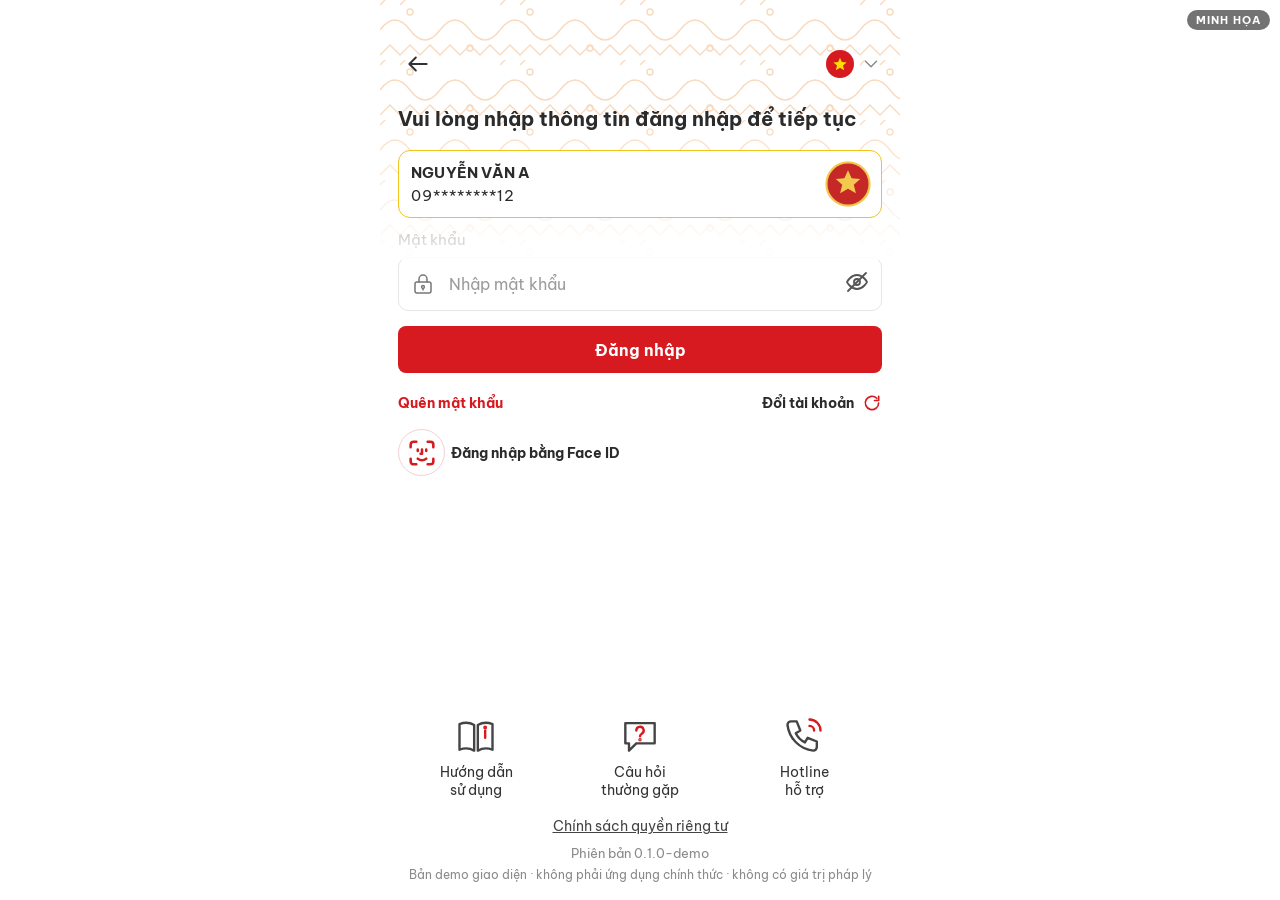
<file: index.html>
<!doctype html>
<html lang="vi">
<head>
  <meta charset="utf-8">
  <meta name="viewport" content="width=device-width, initial-scale=1, viewport-fit=cover, user-scalable=no">
  <title>VNeID Demo</title>
  <meta name="description" content="Bản demo giao diện – không phải ứng dụng chính thức">

  <!-- iOS: chạy toàn màn hình khi "Thêm vào Màn hình chính" -->
  <meta name="apple-mobile-web-app-capable" content="yes">
  <meta name="mobile-web-app-capable" content="yes">
  <meta name="apple-mobile-web-app-status-bar-style" content="black-translucent">
  <meta name="apple-mobile-web-app-title" content="VNeID Demo">
  <meta name="theme-color" content="#b71c1c">
  <meta name="format-detection" content="telephone=no">
  <link rel="apple-touch-icon" href="icons/apple-touch-icon.png">
  <link rel="icon" type="image/png" sizes="192x192" href="icons/icon-192.png">
  <link rel="manifest" href="manifest.webmanifest">

  <link rel="preconnect" href="https://fonts.googleapis.com">
  <link rel="preconnect" href="https://fonts.gstatic.com" crossorigin>
  <link href="https://fonts.googleapis.com/css2?family=Be+Vietnam+Pro:wght@400;500;600;700;800&display=swap" rel="stylesheet">
  <link rel="stylesheet" href="styles.css">
</head>
<body>
  <div id="app"></div>
  <div class="demo-badge" aria-hidden="true">MINH HỌA</div>
  <div id="toast" class="toast" role="status" aria-live="polite"></div>

  <script src="config.js"></script>
  <script src="app.js"></script>
  <script>
    if ('serviceWorker' in navigator) {
      window.addEventListener('load', () => navigator.serviceWorker.register('sw.js').catch(() => {}));
    }
  </script>
</body>
</html>
</file>
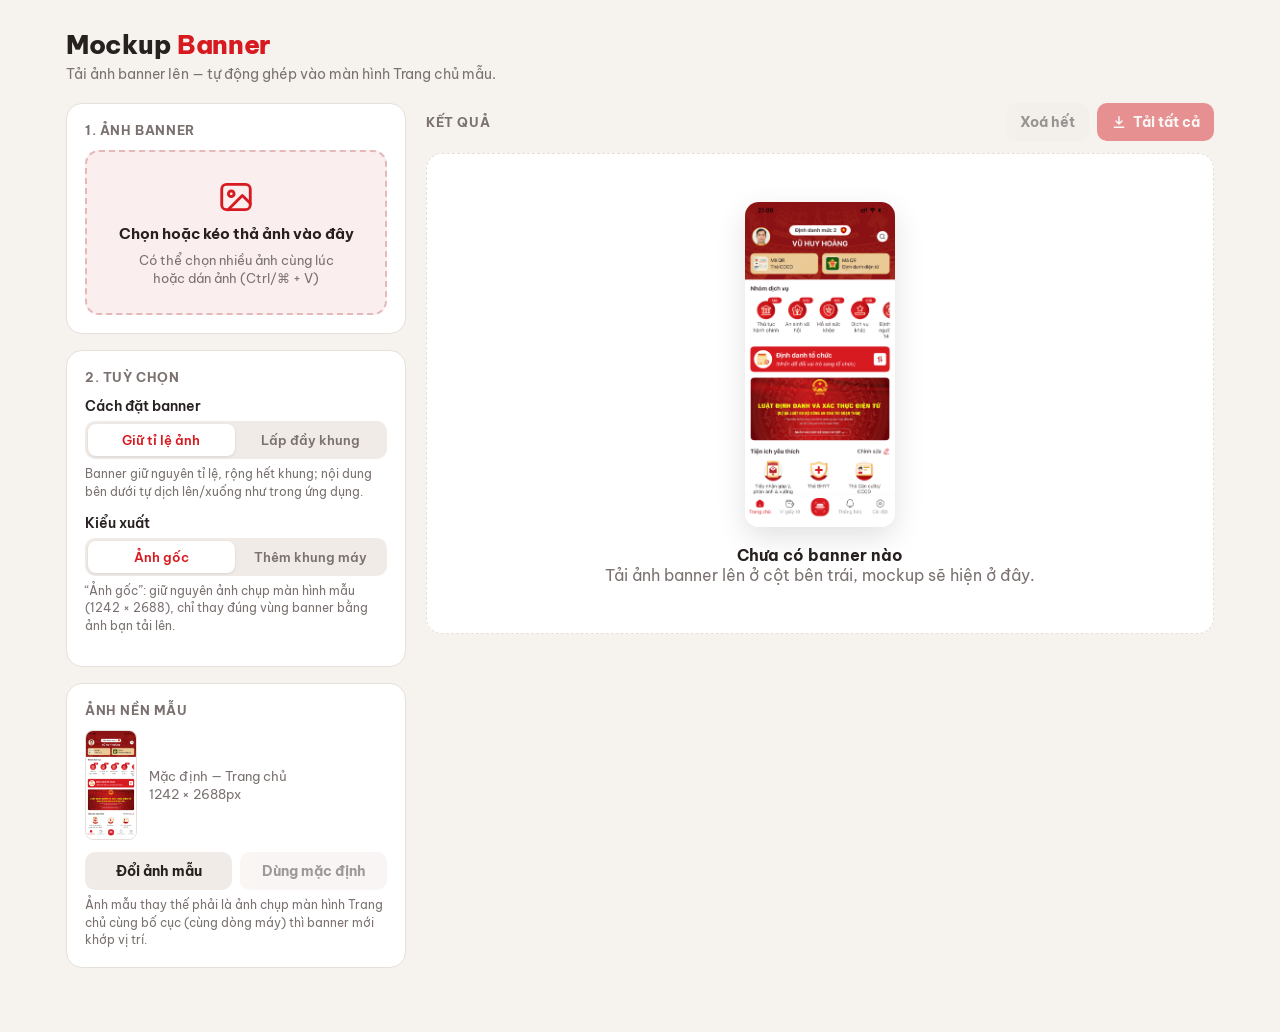
<file: mockup/index.html>
<!doctype html>
<html lang="vi">
<head>
  <meta charset="utf-8">
  <meta name="viewport" content="width=device-width, initial-scale=1">
  <title>Mockup Banner</title>
  <meta name="description" content="Tải ảnh banner lên, tự động ghép vào màn hình Trang chủ mẫu để xem trước.">
  <link rel="apple-touch-icon" href="../icons/apple-touch-icon.png">
  <link rel="icon" type="image/png" sizes="192x192" href="../icons/icon-192.png">
  <meta name="apple-mobile-web-app-title" content="Mockup">
  <link rel="preconnect" href="https://fonts.googleapis.com">
  <link rel="preconnect" href="https://fonts.gstatic.com" crossorigin>
  <link href="https://fonts.googleapis.com/css2?family=Be+Vietnam+Pro:wght@400;500;600;700;800&display=swap" rel="stylesheet">
  <style>
    :root {
      --red: #d71920; --red-dark: #a3151a;
      --bg: #f6f3ef; --card: #ffffff; --text: #26201f; --muted: #7b7270;
      --line: #e6dfda; --soft: #fbeeee;
    }
    * { box-sizing: border-box; }
    html, body { margin: 0; }
    body {
      background: var(--bg); color: var(--text);
      font-family: 'Be Vietnam Pro', -apple-system, BlinkMacSystemFont, 'Segoe UI', Roboto, sans-serif;
      -webkit-font-smoothing: antialiased;
    }
    button, input, select { font: inherit; color: inherit; }
    .wrap { max-width: 1180px; margin: 0 auto; padding: 28px 16px 64px; }
    header { display: flex; align-items: flex-end; justify-content: space-between; gap: 16px; flex-wrap: wrap; margin-bottom: 20px; }
    h1 { margin: 0; font-size: 26px; font-weight: 800; letter-spacing: -.3px; }
    h1 span { color: var(--red); }
    .sub { margin: 4px 0 0; color: var(--muted); font-size: 14px; }

    .layout { display: grid; grid-template-columns: 340px 1fr; gap: 20px; align-items: start; }
    @media (max-width: 860px) { .layout { grid-template-columns: 1fr; } }

    .panel { background: var(--card); border: 1px solid var(--line); border-radius: 16px; padding: 18px; }
    .panel + .panel { margin-top: 16px; }
    .panel h2 { margin: 0 0 12px; font-size: 13px; font-weight: 700; text-transform: uppercase; letter-spacing: .6px; color: var(--muted); }

    .drop {
      display: flex; flex-direction: column; align-items: center; justify-content: center; gap: 8px; text-align: center;
      border: 2px dashed #e3b9b9; background: var(--soft); border-radius: 14px; padding: 26px 14px; cursor: pointer;
      transition: border-color .15s, background .15s;
    }
    .drop:hover, .drop.over { border-color: var(--red); background: #fde3e3; }
    .drop svg { width: 38px; height: 38px; color: var(--red); }
    .drop b { font-size: 15px; }
    .drop small { color: var(--muted); font-size: 12.5px; line-height: 1.45; }

    .field { margin-bottom: 14px; }
    .field:last-child { margin-bottom: 0; }
    .field > label { display: block; font-size: 13.5px; font-weight: 600; margin-bottom: 6px; }
    .seg { display: grid; grid-template-columns: 1fr 1fr; background: #f1ebe7; border-radius: 10px; padding: 3px; gap: 3px; }
    .seg button { border: 0; background: transparent; border-radius: 8px; padding: 8px 6px; font-size: 13px; font-weight: 600; cursor: pointer; color: var(--muted); }
    .seg button.on { background: #fff; color: var(--red); box-shadow: 0 1px 3px rgba(0,0,0,.1); }
    .hint { color: var(--muted); font-size: 12px; margin: 6px 0 0; line-height: 1.45; }
    .swatches { display: flex; gap: 8px; align-items: center; flex-wrap: wrap; }
    .sw { width: 30px; height: 30px; border-radius: 50%; border: 2px solid #fff; box-shadow: 0 0 0 1px var(--line); cursor: pointer; padding: 0; }
    .sw.on { box-shadow: 0 0 0 2px var(--red); }
    .swatches input[type=color] { width: 34px; height: 34px; border: 0; padding: 0; background: none; cursor: pointer; }
    .row { display: flex; align-items: center; gap: 8px; font-size: 13.5px; }
    .row input[type=checkbox] { accent-color: var(--red); width: 16px; height: 16px; }

    .btn { display: inline-flex; align-items: center; justify-content: center; gap: 6px; border: 0; border-radius: 10px; padding: 10px 14px; font-weight: 700; font-size: 13.5px; cursor: pointer; text-decoration: none; }
    .btn-red { background: var(--red); color: #fff; }
    .btn-red:hover { background: var(--red-dark); }
    .btn-ghost { background: #f1ebe7; color: var(--text); }
    .btn-ghost:hover { background: #e8e0db; }
    .btn:disabled { opacity: .45; cursor: default; }
    .tpl { display: flex; gap: 12px; align-items: center; }
    .tpl img { width: 52px; border-radius: 8px; border: 1px solid var(--line); }
    .tpl .meta { font-size: 12.5px; color: var(--muted); line-height: 1.5; flex: 1; }

    .results-head { display: flex; justify-content: space-between; align-items: center; gap: 10px; margin-bottom: 12px; flex-wrap: wrap; }
    .results-head h2 { margin: 0; }
    .grid { display: grid; grid-template-columns: repeat(auto-fill, minmax(250px, 1fr)); gap: 16px; }
    .card { background: var(--card); border: 1px solid var(--line); border-radius: 16px; overflow: hidden; display: flex; flex-direction: column; }
    .card .shot { background: #efe9e5; display: flex; align-items: center; justify-content: center; padding: 14px; flex: 1; }
    .card .shot img { width: 100%; height: auto; display: block; cursor: zoom-in; border-radius: 6px; }
    .card .foot { display: flex; align-items: center; justify-content: space-between; gap: 8px; padding: 10px 12px; border-top: 1px solid var(--line); }
    .card .name { font-size: 12.5px; color: var(--muted); overflow: hidden; text-overflow: ellipsis; white-space: nowrap; min-width: 0; }
    .card .actions { display: flex; gap: 6px; flex-shrink: 0; }
    .icon-btn { width: 34px; height: 34px; border-radius: 9px; border: 0; background: #f1ebe7; cursor: pointer; display: grid; place-items: center; }
    .icon-btn:hover { background: #e8e0db; }
    .icon-btn svg { width: 17px; height: 17px; }

    .empty { border: 1px dashed var(--line); border-radius: 16px; padding: 48px 20px; text-align: center; color: var(--muted); background: var(--card); }
    .empty img { width: 150px; border-radius: 14px; box-shadow: 0 10px 30px rgba(0,0,0,.12); margin-bottom: 14px; }
    .err { background: #fff4e5; border: 1px solid #f3cf99; color: #7a4b00; border-radius: 12px; padding: 12px 14px; font-size: 13.5px; margin-bottom: 14px; display: none; }

    .lightbox { position: fixed; inset: 0; background: rgba(20,14,14,.86); display: none; align-items: center; justify-content: center; z-index: 50; padding: 16px; cursor: zoom-out; }
    .lightbox.on { display: flex; }
    .lightbox img { max-width: 100%; max-height: 100%; border-radius: 8px; }
  </style>
</head>
<body>
<div class="wrap">
  <header>
    <div>
      <h1>Mockup <span>Banner</span></h1>
      <p class="sub">Tải ảnh banner lên — tự động ghép vào màn hình Trang chủ mẫu.</p>
    </div>
  </header>

  <div class="err" id="err"></div>

  <div class="layout">
    <aside>
      <div class="panel">
        <h2>1. Ảnh banner</h2>
        <label class="drop" id="drop">
          <svg viewBox="0 0 24 24" fill="none" stroke="currentColor" stroke-width="1.8" stroke-linecap="round" stroke-linejoin="round"><rect x="3" y="4" width="18" height="16" rx="3"/><circle cx="9" cy="10" r="1.8"/><path d="m21 16-5-5-9 9"/></svg>
          <b>Chọn hoặc kéo thả ảnh vào đây</b>
          <small>Có thể chọn nhiều ảnh cùng lúc<br>hoặc dán ảnh (Ctrl/⌘ + V)</small>
          <input id="file" type="file" accept="image/*" multiple hidden>
        </label>
      </div>

      <div class="panel">
        <h2>2. Tuỳ chọn</h2>
        <div class="field">
          <label>Cách đặt banner</label>
          <div class="seg" data-opt="fit">
            <button data-v="auto" class="on">Giữ tỉ lệ ảnh</button>
            <button data-v="cover">Lấp đầy khung</button>
          </div>
          <p class="hint" id="fitHint"></p>
        </div>
        <div class="field">
          <label>Kiểu xuất</label>
          <div class="seg" data-opt="style">
            <button data-v="screen" class="on">Ảnh gốc</button>
            <button data-v="frame">Thêm khung máy</button>
          </div>
          <p class="hint">“Ảnh gốc”: giữ nguyên ảnh chụp màn hình mẫu (1242 × 2688), chỉ thay đúng vùng banner bằng ảnh bạn tải lên.</p>
        </div>
        <div class="field" id="bgField">
          <label>Màu nền</label>
          <div class="swatches" id="swatches">
            <button class="sw on" data-c="#f3eee9" style="background:#f3eee9" title="Kem"></button>
            <button class="sw" data-c="#ffffff" style="background:#ffffff" title="Trắng"></button>
            <button class="sw" data-c="#1d1a1a" style="background:#1d1a1a" title="Đen"></button>
            <button class="sw" data-c="#b3151c" style="background:#b3151c" title="Đỏ"></button>
            <button class="sw" data-c="transparent" style="background:repeating-conic-gradient(#ddd 0 25%,#fff 0 50%) 0/10px 10px" title="Trong suốt"></button>
            <input type="color" id="bgColor" value="#f3eee9" title="Chọn màu khác">
          </div>
        </div>
        <div class="field" id="notchField">
          <label class="row"><input type="checkbox" id="notch" checked> Vẽ tai thỏ (notch)</label>
        </div>
      </div>

      <div class="panel">
        <h2>Ảnh nền mẫu</h2>
        <div class="tpl">
          <img id="tplThumb" alt="Ảnh màn hình mẫu">
          <div class="meta" id="tplMeta">Đang tải…</div>
        </div>
        <div style="display:flex;gap:8px;margin-top:12px;flex-wrap:wrap">
          <label class="btn btn-ghost" style="flex:1">Đổi ảnh mẫu<input id="tplFile" type="file" accept="image/*" hidden></label>
          <button class="btn btn-ghost" id="tplReset" style="flex:1" disabled>Dùng mặc định</button>
        </div>
        <p class="hint">Ảnh mẫu thay thế phải là ảnh chụp màn hình Trang chủ cùng bố cục (cùng dòng máy) thì banner mới khớp vị trí.</p>
      </div>
    </aside>

    <main>
      <div class="results-head">
        <h2 style="font-size:13px;font-weight:700;text-transform:uppercase;letter-spacing:.6px;color:var(--muted)">Kết quả</h2>
        <div style="display:flex;gap:8px">
          <button class="btn btn-ghost" id="clearAll" disabled>Xoá hết</button>
          <button class="btn btn-red" id="dlAll" disabled>
            <svg width="16" height="16" viewBox="0 0 24 24" fill="none" stroke="currentColor" stroke-width="2.2" stroke-linecap="round" stroke-linejoin="round"><path d="M12 4v11m0 0-4.5-4.5M12 15l4.5-4.5M5 20h14"/></svg>
            Tải tất cả
          </button>
        </div>
      </div>
      <div class="grid" id="grid"></div>
      <div class="empty" id="empty">
        <img id="emptyImg" alt="">
        <div><b style="color:var(--text)">Chưa có banner nào</b><br>Tải ảnh banner lên ở cột bên trái, mockup sẽ hiện ở đây.</div>
      </div>
    </main>
  </div>
</div>

<div class="lightbox" id="lightbox"><img alt="Xem lớn"></div>

<script>
(() => {
  // Toạ độ đo trên ảnh mẫu 1242×2688 (iPhone @3x). Tự co giãn theo chiều rộng ảnh mẫu.
  const BASE_W = 1242;
  const G = {
    box: { x: 45, y: 1450, w: 1152, h: 522, r: 27 },  // viền xám #efefef bao quanh banner
    border: 3,
    imgR: 24,
    contentEnd: 2409,                                   // mép trên thanh tab dưới (phần cố định)
    borderColor: '#efefef'
  };
  const DEFAULT_TPL = 'template-home.png';

  const state = {
    fit: 'auto', style: 'screen', bg: '#f3eee9', notch: true,
    tpl: null, tplIsDefault: true,
    items: []   // { id, name, img, url, blob }
  };

  const $ = s => document.querySelector(s);
  const grid = $('#grid'), empty = $('#empty');

  // ---------- helpers ----------
  const loadImage = src => new Promise((res, rej) => {
    const im = new Image();
    im.onload = () => res(im);
    im.onerror = () => rej(new Error('Không đọc được ảnh'));
    im.src = src;
  });
  const fileToImage = file => loadImage(URL.createObjectURL(file));

  function rr(ctx, x, y, w, h, r) {
    ctx.beginPath();
    ctx.moveTo(x + r, y);
    ctx.arcTo(x + w, y, x + w, y + h, r);
    ctx.arcTo(x + w, y + h, x, y + h, r);
    ctx.arcTo(x, y + h, x, y, r);
    ctx.arcTo(x, y, x + w, y, r);
    ctx.closePath();
  }

  function drawCover(ctx, img, dx, dy, dw, dh) {
    const s = Math.max(dw / img.naturalWidth, dh / img.naturalHeight);
    const sw = dw / s, sh = dh / s;
    const sx = (img.naturalWidth - sw) / 2, sy = (img.naturalHeight - sh) / 2;
    ctx.drawImage(img, sx, sy, sw, sh, dx, dy, dw, dh);
  }

  function showError(msg) {
    const e = $('#err');
    e.textContent = msg; e.style.display = msg ? 'block' : 'none';
  }

  // ---------- compositing ----------
  function renderScreen(tpl, banner, fit) {
    const W = tpl.naturalWidth, H = tpl.naturalHeight, k = W / BASE_W;
    const c = document.createElement('canvas');
    c.width = W; c.height = H;
    const ctx = c.getContext('2d');
    ctx.imageSmoothingQuality = 'high';
    ctx.drawImage(tpl, 0, 0);

    const b = G.border * k;
    const box = { x: G.box.x * k, y: G.box.y * k, w: G.box.w * k, h: G.box.h * k };
    const innerW = box.w - 2 * b, oldInnerH = box.h - 2 * b;
    const contentEnd = G.contentEnd * k;
    const boxBottom = box.y + box.h;

    let innerH = oldInnerH;
    if (fit === 'auto') {
      innerH = innerW * banner.naturalHeight / banner.naturalWidth;
      innerH = Math.min(innerH, contentEnd - box.y - 2 * b - 20 * k);  // không vượt quá màn hình
    }
    innerH = Math.round(innerH);
    const d = innerH - oldInnerH;

    // Xoá banner cũ (và đẩy nội dung bên dưới nếu chiều cao thay đổi)
    ctx.fillStyle = '#ffffff';
    if (Math.abs(d) >= 1) {
      ctx.fillRect(0, box.y - 2, W, contentEnd - box.y + 2);
      ctx.save();
      ctx.beginPath(); ctx.rect(0, box.y, W, contentEnd - box.y); ctx.clip();
      const srcH = contentEnd - boxBottom;
      ctx.drawImage(tpl, 0, boxBottom, W, srcH, 0, boxBottom + d, W, srcH);
      ctx.restore();
      // Vẽ lại thanh tab cố định ở dưới
      ctx.drawImage(tpl, 0, contentEnd, W, H - contentEnd, 0, contentEnd, W, H - contentEnd);
    } else {
      ctx.fillRect(box.x - 2, box.y - 2, box.w + 4, box.h + 4);
    }

    // Viền + banner mới
    const r = G.box.r * k, ir = G.imgR * k;
    ctx.fillStyle = G.borderColor;
    rr(ctx, box.x, box.y, box.w, innerH + 2 * b, r); ctx.fill();
    ctx.save();
    rr(ctx, box.x + b, box.y + b, innerW, innerH, ir); ctx.clip();
    ctx.fillStyle = '#ffffff'; ctx.fillRect(box.x + b, box.y + b, innerW, innerH);
    drawCover(ctx, banner, box.x + b, box.y + b, innerW, innerH);
    ctx.restore();
    return c;
  }

  function renderFrame(screen, bg, notch) {
    const W = screen.width, H = screen.height, k = W / BASE_W;
    const bezel = Math.round(46 * k), pad = Math.round(150 * k);
    const screenR = 150 * k, bodyR = screenR + bezel;
    const c = document.createElement('canvas');
    c.width = W + 2 * (bezel + pad); c.height = H + 2 * (bezel + pad);
    const ctx = c.getContext('2d');

    if (bg !== 'transparent') { ctx.fillStyle = bg; ctx.fillRect(0, 0, c.width, c.height); }

    const bx = pad, by = pad, bw = W + 2 * bezel, bh = H + 2 * bezel;
    // Nút bấm cạnh máy
    ctx.fillStyle = '#2a2a2e';
    const btn = (x, y, w, h) => { rr(ctx, x, y, w, h, Math.min(w, h) / 2); ctx.fill(); };
    btn(bx - 9 * k, by + 330 * k, 14 * k, 110 * k);
    btn(bx - 9 * k, by + 520 * k, 14 * k, 200 * k);
    btn(bx - 9 * k, by + 760 * k, 14 * k, 200 * k);
    btn(bx + bw - 5 * k, by + 600 * k, 14 * k, 300 * k);

    // Thân máy + bóng đổ
    ctx.save();
    ctx.shadowColor = 'rgba(0,0,0,.28)'; ctx.shadowBlur = 90 * k; ctx.shadowOffsetY = 40 * k;
    ctx.fillStyle = '#111113';
    rr(ctx, bx, by, bw, bh, bodyR); ctx.fill();
    ctx.restore();
    // Viền kim loại
    ctx.lineWidth = 6 * k; ctx.strokeStyle = '#3b3b40';
    rr(ctx, bx + 3 * k, by + 3 * k, bw - 6 * k, bh - 6 * k, bodyR - 3 * k); ctx.stroke();

    // Màn hình
    const sx = bx + bezel, sy = by + bezel;
    ctx.save();
    rr(ctx, sx, sy, W, H, screenR); ctx.clip();
    ctx.drawImage(screen, sx, sy);
    if (notch) {
      const nw = 630 * k, nh = 92 * k, nx = sx + (W - nw) / 2, top = sy - 2;
      const cr = 26 * k, er = 18 * k;  // bo góc dưới, bo tai nối viền
      ctx.fillStyle = '#000';
      ctx.beginPath();
      ctx.moveTo(nx - er, top);
      ctx.lineTo(nx + nw + er, top);
      ctx.arcTo(nx + nw, top, nx + nw, top + er, er);
      ctx.lineTo(nx + nw, top + nh - cr);
      ctx.arcTo(nx + nw, top + nh, nx + nw - cr, top + nh, cr);
      ctx.lineTo(nx + cr, top + nh);
      ctx.arcTo(nx, top + nh, nx, top + nh - cr, cr);
      ctx.lineTo(nx, top + er);
      ctx.arcTo(nx, top, nx - er, top, er);
      ctx.closePath(); ctx.fill();
      // loa + camera
      ctx.fillStyle = '#1c1c20';
      rr(ctx, sx + W / 2 - 75 * k, top + 26 * k, 150 * k, 16 * k, 8 * k); ctx.fill();
      ctx.fillStyle = '#14161f';
      ctx.beginPath(); ctx.arc(sx + W / 2 + 140 * k, top + 34 * k, 17 * k, 0, Math.PI * 2); ctx.fill();
    }
    ctx.restore();
    return c;
  }

  const toBlob = c => new Promise((res, rej) => {
    try { c.toBlob(b => b ? res(b) : rej(new Error('toBlob')), 'image/png'); }
    catch (e) { rej(e); }
  });

  async function renderItem(item) {
    const screen = renderScreen(state.tpl, item.img, state.fit);
    const out = state.style === 'frame' ? renderFrame(screen, state.bg, state.notch) : screen;
    const blob = await toBlob(out);
    if (item.url) URL.revokeObjectURL(item.url);
    item.blob = blob; item.url = URL.createObjectURL(blob);
  }

  // ---------- UI ----------
  function outName(item) {
    const base = item.name.replace(/\.[^.]+$/, '') || 'banner';
    return `mockup-${base}${state.style === 'frame' ? '-khung' : ''}.png`;
  }

  function download(item) {
    const a = document.createElement('a');
    a.href = item.url; a.download = outName(item);
    document.body.appendChild(a); a.click(); a.remove();
  }

  function paint() {
    grid.innerHTML = '';
    empty.style.display = state.items.length ? 'none' : 'block';
    $('#dlAll').disabled = $('#clearAll').disabled = !state.items.length;
    for (const item of state.items) {
      const card = document.createElement('div');
      card.className = 'card';
      card.innerHTML = `
        <div class="shot"><img alt="Mockup"></div>
        <div class="foot">
          <span class="name"></span>
          <span class="actions">
            <button class="icon-btn" data-a="rm" title="Xoá"><svg viewBox="0 0 24 24" fill="none" stroke="currentColor" stroke-width="2" stroke-linecap="round"><path d="M6 6l12 12M18 6 6 18"/></svg></button>
            <button class="icon-btn" data-a="dl" title="Tải PNG" style="background:var(--red);color:#fff"><svg viewBox="0 0 24 24" fill="none" stroke="currentColor" stroke-width="2.2" stroke-linecap="round" stroke-linejoin="round"><path d="M12 4v11m0 0-4.5-4.5M12 15l4.5-4.5M5 20h14"/></svg></button>
          </span>
        </div>`;
      card.querySelector('img').src = item.url;
      card.querySelector('.name').textContent = item.name;
      card.querySelector('img').onclick = () => openLightbox(item.url);
      card.querySelector('[data-a=dl]').onclick = () => download(item);
      card.querySelector('[data-a=rm]').onclick = () => {
        state.items = state.items.filter(i => i !== item);
        URL.revokeObjectURL(item.url); paint();
      };
      grid.appendChild(card);
    }
  }

  async function rerenderAll() {
    if (!state.tpl) return;
    try {
      for (const item of state.items) await renderItem(item);
      showError('');
    } catch (e) { handleRenderError(e); }
    paint();
  }

  function handleRenderError(e) {
    console.error(e);
    if (e && e.name === 'SecurityError') {
      showError('Trình duyệt chặn xuất ảnh khi mở file trực tiếp (file://). Hãy mở trang qua máy chủ web (vd: python3 -m http.server) hoặc GitHub Pages — hoặc bấm “Đổi ảnh mẫu” và chọn lại file template-home.png.');
    } else {
      showError('Có lỗi khi tạo mockup: ' + (e && e.message || e));
    }
  }

  async function addFiles(files) {
    const list = [...files].filter(f => f.type.startsWith('image/'));
    if (!list.length) return;
    if (!state.tpl) { showError('Ảnh mẫu chưa tải xong, thử lại sau giây lát.'); return; }
    for (const f of list) {
      try {
        const img = await fileToImage(f);
        const item = { id: Math.random().toString(36).slice(2), name: f.name || 'banner.png', img };
        await renderItem(item);
        state.items.unshift(item);
        showError('');
      } catch (e) { handleRenderError(e); }
    }
    paint();
  }

  function updateFitHint() {
    $('#fitHint').textContent = state.fit === 'auto'
      ? 'Banner giữ nguyên tỉ lệ, rộng hết khung; nội dung bên dưới tự dịch lên/xuống như trong ứng dụng.'
      : 'Banner được cắt cho vừa đúng khung banner cũ (tỉ lệ ≈ 2,22 : 1), không dịch chuyển nội dung khác.';
  }

  function updateStyleFields() {
    const f = state.style === 'frame';
    $('#bgField').style.display = f ? '' : 'none';
    $('#notchField').style.display = f ? '' : 'none';
  }

  // Segmented controls
  document.querySelectorAll('.seg').forEach(seg => {
    seg.addEventListener('click', e => {
      const b = e.target.closest('button'); if (!b) return;
      seg.querySelectorAll('button').forEach(x => x.classList.toggle('on', x === b));
      state[seg.dataset.opt] = b.dataset.v;
      updateFitHint(); updateStyleFields(); rerenderAll();
    });
  });

  // Background swatches
  const setBg = c => {
    state.bg = c;
    document.querySelectorAll('.sw').forEach(s => s.classList.toggle('on', s.dataset.c === c));
    rerenderAll();
  };
  document.querySelectorAll('.sw').forEach(s => s.onclick = () => setBg(s.dataset.c));
  $('#bgColor').addEventListener('input', e => setBg(e.target.value));
  $('#notch').addEventListener('change', e => { state.notch = e.target.checked; rerenderAll(); });

  // Upload: click / drag-drop / paste
  const drop = $('#drop'), fileIn = $('#file');
  fileIn.addEventListener('change', () => { addFiles(fileIn.files); fileIn.value = ''; });
  ['dragenter', 'dragover'].forEach(ev => document.addEventListener(ev, e => { e.preventDefault(); drop.classList.add('over'); }));
  ['dragleave', 'drop'].forEach(ev => document.addEventListener(ev, e => {
    e.preventDefault();
    if (ev === 'drop' || e.target === document.documentElement) drop.classList.remove('over');
  }));
  document.addEventListener('drop', e => addFiles(e.dataTransfer.files));
  document.addEventListener('paste', e => {
    const files = [...(e.clipboardData?.items || [])].filter(i => i.kind === 'file').map(i => i.getAsFile()).filter(Boolean);
    addFiles(files);
  });

  $('#dlAll').onclick = async () => {
    for (const item of state.items) { download(item); await new Promise(r => setTimeout(r, 350)); }
  };
  $('#clearAll').onclick = () => {
    state.items.forEach(i => URL.revokeObjectURL(i.url));
    state.items = []; paint();
  };

  // Lightbox
  const lb = $('#lightbox');
  function openLightbox(url) { lb.querySelector('img').src = url; lb.classList.add('on'); }
  lb.onclick = () => lb.classList.remove('on');
  document.addEventListener('keydown', e => { if (e.key === 'Escape') lb.classList.remove('on'); });

  // Template
  async function setTemplate(src, isDefault) {
    try {
      state.tpl = await loadImage(src);
      state.tplIsDefault = isDefault;
      $('#tplThumb').src = src; $('#emptyImg').src = src;
      const t = state.tpl;
      const ratioOk = Math.abs(t.naturalHeight / t.naturalWidth - 2688 / 1242) < 0.02;
      $('#tplMeta').innerHTML = `${isDefault ? 'Mặc định — Trang chủ' : 'Ảnh mẫu tuỳ chỉnh'}<br>${t.naturalWidth} × ${t.naturalHeight}px` +
        (ratioOk ? '' : '<br><span style="color:#b45309">⚠ Tỉ lệ khác ảnh mặc định, banner có thể lệch.</span>');
      $('#tplReset').disabled = isDefault;
      await rerenderAll();
    } catch (e) {
      showError('Không tải được ảnh mẫu “' + DEFAULT_TPL + '”. Hãy bấm “Đổi ảnh mẫu” để chọn ảnh chụp màn hình Trang chủ.');
      $('#tplMeta').textContent = 'Chưa có ảnh mẫu';
    }
  }
  $('#tplFile').addEventListener('change', e => {
    const f = e.target.files[0]; if (f) setTemplate(URL.createObjectURL(f), false);
    e.target.value = '';
  });
  $('#tplReset').onclick = () => setTemplate(DEFAULT_TPL, true);

  updateFitHint(); updateStyleFields(); paint();
  setTemplate(DEFAULT_TPL, true);
})();
</script>
</body>
</html>
</file>
<file: styles.css>
:root {
  --red: #d71920;
  --red-dark: #a3151a;
  --red-deep: #8e1216;
  --gold: #f2c94c;
  --gold-soft: #f3d9a4;
  --cream: #fff6ea;
  --text: #2b2b2b;
  --muted: #8a8a8a;
  --line: #e7e7e7;
  --bg: #ffffff;
  --safe-top: env(safe-area-inset-top, 0px);
  --safe-bottom: env(safe-area-inset-bottom, 0px);
}

* { box-sizing: border-box; -webkit-tap-highlight-color: transparent; }
html, body { margin: 0; height: 100%; background: var(--bg); }
body {
  font-family: 'Be Vietnam Pro', -apple-system, BlinkMacSystemFont, 'Segoe UI', Roboto, sans-serif;
  color: var(--text);
  -webkit-font-smoothing: antialiased;
  -webkit-user-select: none; user-select: none;
  overscroll-behavior: none;
}
button { font: inherit; color: inherit; background: none; border: 0; padding: 0; cursor: pointer; }
input { font: inherit; -webkit-user-select: text; user-select: text; }
#app { max-width: 520px; margin: 0 auto; min-height: 100%; position: relative; }

/* Demo marker — always visible */
.demo-badge {
  position: fixed; z-index: 100; pointer-events: none;
  bottom: calc(var(--safe-bottom) + 92px); right: 10px;
  background: rgba(0,0,0,.55); color: #fff; font-size: 10.5px; font-weight: 700; letter-spacing: 1px;
  padding: 3px 9px; border-radius: 999px;
}
body.on-login .demo-badge { bottom: auto; top: calc(var(--safe-top) + 10px); }

/* ============ LOGIN ============ */
.login {
  min-height: 100vh; min-height: 100dvh;
  display: flex; flex-direction: column;
  padding: 0 18px calc(var(--safe-bottom) + 18px);
  background: #fff;
  position: relative; overflow: hidden;
}
.login__pattern {
  position: absolute; inset: 0 0 auto 0; height: 260px; pointer-events: none;
  background:
    linear-gradient(to bottom, rgba(255,255,255,0) 40%, #fff 100%),
    var(--pattern-cream);
  opacity: .9;
}
.login__top {
  position: relative; display: flex; justify-content: space-between; align-items: center;
  padding-top: calc(var(--safe-top) + 44px);
}
.icon-btn { width: 40px; height: 40px; display: grid; place-items: center; border-radius: 50%; }
.lang { display: flex; align-items: center; gap: 6px; }
.flag { width: 28px; height: 28px; border-radius: 50%; background: var(--red); display: grid; place-items: center; }
.login h1 {
  position: relative; font-size: 20px; line-height: 1.3; font-weight: 700; margin: 22px 0 18px;
}
.account-card {
  position: relative; display: flex; justify-content: space-between; align-items: center;
  border: 1.5px solid #f0c419; border-radius: 12px; padding: 10px 10px 10px 12px; background: #fff;
}
.account-card .name { font-weight: 700; font-size: 15px; letter-spacing: .2px; }
.account-card .phone { font-size: 14.5px; margin-top: 4px; letter-spacing: 1px; }
.label { margin: 12px 0 8px; font-size: 14.5px; color: #444; }
.field {
  display: flex; align-items: center; gap: 12px; height: 54px; padding: 0 12px;
  border: 1px solid var(--line); border-radius: 10px; background: #fff;
}
.field:focus-within { border-color: #f0c419; }
.field input { flex: 1; border: 0; outline: 0; font-size: 16px; background: transparent; color: var(--text); }
.field input::placeholder { color: #9b9b9b; }
.btn-primary {
  width: 100%; height: 47px; border-radius: 8px; margin-top: 15px;
  background: var(--red); color: #fff; font-weight: 700; font-size: 15.5px;
  transition: transform .08s, opacity .15s;
}
.btn-primary:active { transform: scale(.985); opacity: .9; }
.login__links { display: flex; justify-content: space-between; align-items: center; margin-top: 20px; }
.link-red { color: var(--red); font-weight: 700; font-size: 14px; }
.link-dark { display: flex; align-items: center; gap: 8px; font-weight: 700; font-size: 14px; }
.faceid { display: flex; align-items: center; gap: 6px; margin-top: 16px; font-weight: 700; font-size: 14px; }
.faceid__ring {
  width: 47px; height: 47px; border-radius: 50%; border: 1px solid #f6cfd1; display: grid; place-items: center;
}
.login__spacer { flex: 1; min-height: 40px; }
.support { display: grid; grid-template-columns: repeat(3, 1fr); text-align: center; gap: 8px; }
.support button { display: flex; flex-direction: column; align-items: center; gap: 6px; font-size: 14px; line-height: 1.25; color: #333; }
.privacy { display:block; margin: 18px auto 0; text-align: center; font-size: 14px; text-decoration: underline; color: #444; }
.version { text-align: center; margin-top: 10px; font-size: 13px; color: var(--muted); }
.disclaimer { text-align: center; margin-top: 6px; font-size: 11.5px; color: var(--muted); }

/* ============ HOME ============ */
.home { min-height: 100vh; min-height: 100dvh; background: #fff; padding-bottom: calc(var(--safe-bottom) + 84px); }
.hero {
  position: sticky; top: 0; z-index: 10;
  background: var(--red-dark);
  background-image: var(--pattern-red), linear-gradient(180deg, #a3151a, #b01a1f);
  padding: calc(var(--safe-top) + 14px) 14px 14px;
  color: #fff;
}
.hero__row { display: grid; grid-template-columns: 50px 1fr 40px; align-items: center; gap: 8px; }
.avatar {
  width: 48px; height: 48px; border-radius: 50%; border: 2px solid var(--gold);
  background: linear-gradient(160deg, #f6e1c8, #e2b98d); display: grid; place-items: center; overflow: hidden;
}
.hero__center { text-align: center; }
.level-pill {
  display: inline-flex; align-items: center; gap: 8px; background: #fff; color: var(--text);
  border-radius: 999px; padding: 2px 8px 2px 14px; font-weight: 600; font-size: 13.5px;
}
.hero__name { font-size: 19px; font-weight: 800; margin-top: 6px; letter-spacing: .3px; }
.search-btn { width: 30px; height: 30px; border-radius: 50%; background: #fff; display: grid; place-items: center; }
.qr-row { display: grid; grid-template-columns: 1fr 1fr; gap: 10px; margin-top: 12px; }
.qr-card {
  display: flex; align-items: center; gap: 10px; text-align: left;
  background: linear-gradient(135deg, #f7e2b6 0%, #efcf93 100%);
  border: 1.5px solid #f6dfae; border-radius: 12px; padding: 7px 8px; color: #3a2a12;
  box-shadow: 0 2px 6px rgba(0,0,0,.15); font-size: 13px; line-height: 1.3;
}
.qr-card__thumb { width: 34px; height: 34px; border-radius: 6px; flex: none; display: grid; place-items: center; }

.section { padding: 0 14px; }
.section__head { display: flex; justify-content: space-between; align-items: center; margin: 16px 0 12px; }
.section__title { font-size: 16.5px; font-weight: 700; margin: 0; }
.section__action { display: flex; align-items: center; gap: 6px; font-size: 14px; color: #333; }

.services { display: flex; gap: 0; overflow-x: auto; padding: 8px 6px 4px; scrollbar-width: none; scroll-snap-type: x mandatory; }
.services::-webkit-scrollbar { display: none; }
.service { flex: 0 0 82px; display: flex; flex-direction: column; align-items: center; text-align: center; scroll-snap-align: start; }
.service__icon {
  position: relative; width: 47px; height: 47px; border-radius: 50%; background: var(--red);
  display: grid; place-items: center; box-shadow: 0 3px 8px rgba(215,25,32,.3);
}
.badge-new {
  position: absolute; top: -10px; right: -18px; background: var(--red); color: #fff; font-size: 10px;
  padding: 1px 9px; border-radius: 10px; border: 1.5px solid #fff;
}
.service__label { margin-top: 6px; font-size: 13.5px; line-height: 1.3; color: #444; }

.org-card {
  margin: 20px 14px 0; display: flex; align-items: center; gap: 14px; text-align: left; width: calc(100% - 28px);
  background: var(--red); color: #fff; border-radius: 10px; padding: 9px 10px;
}
.org-card__logo { width: 47px; height: 47px; border-radius: 50%; background: #fff; display: grid; place-items: center; flex: none; }
.org-card__title { font-size: 16.5px; font-weight: 700; }
.org-card__sub { font-size: 12.5px; font-style: italic; opacity: .95; margin-top: 2px; }
.org-card__switch { margin-left: auto; width: 32px; height: 32px; background: #fff; border-radius: 8px; display: grid; place-items: center; flex: none; }

.banner {
  margin: 15px 14px 0; border-radius: 12px; overflow: hidden; position: relative; height: 160px;
  background: radial-gradient(120% 120% at 20% 80%, #ff3b30 0%, #b3121a 45%, #5c0a0d 100%);
  color: #fff; display: flex; align-items: center; justify-content: flex-end; padding: 0 18px;
  box-shadow: 0 2px 8px rgba(0,0,0,.15);
}
.banner__rays { position: absolute; inset: 0; opacity: .35; }
.banner__text { position: relative; text-align: center; width: 60%; }
.banner__title { font-size: 16px; font-weight: 800; line-height: 1.25; color: #ffe08a; letter-spacing: .3px; }
.banner__year { font-size: 26px; font-weight: 800; color: #ffd36b; margin: 4px 0 8px; }
.banner__cta { display: inline-block; background: linear-gradient(#ffe27a, #f2b71f); color: #8a1010; font-weight: 800; font-size: 13px; padding: 7px 16px; border-radius: 999px; }
.banner__emblem { position: absolute; left: 18px; top: 50%; transform: translateY(-50%); }

.favs { display: grid; grid-template-columns: repeat(3, 1fr); gap: 16px 6px; padding: 0 8px; }
.fav { display: flex; flex-direction: column; align-items: center; text-align: center; font-size: 13.5px; line-height: 1.3; color: #333; }
.fav__icon {
  width: 52px; height: 52px; border-radius: 50%; display: grid; place-items: center; margin-bottom: 8px;
  background: linear-gradient(180deg, #f3f3f3 0 58%, var(--red) 58% 100%);
  position: relative; overflow: hidden;
}
.fav__icon svg { position: relative; z-index: 1; }

.news { display: flex; gap: 12px; overflow-x: auto; padding: 0 14px 8px; scrollbar-width: none; }
.news::-webkit-scrollbar { display: none; }
.news-card { flex: 0 0 78%; border-radius: 12px; border: 1px solid var(--line); overflow: hidden; background: #fff; text-align: left; }
.news-card__img { height: 130px; }
.news-card__body { padding: 10px 12px 14px; font-size: 14.5px; line-height: 1.4; }
.news-card__meta { color: var(--muted); font-size: 12.5px; margin-top: 6px; }

.footer-note { text-align: center; color: var(--muted); font-size: 12px; padding: 22px 18px 0; }

/* Bottom tab bar */
.tabbar {
  position: fixed; left: 0; right: 0; bottom: 0; z-index: 20;
  background: #fff; border-top: 1px solid #f0f0f0;
  padding: 6px 4px calc(var(--safe-bottom) + 6px);
  display: grid; grid-template-columns: repeat(5, 1fr); align-items: end;
  max-width: 520px; margin: 0 auto;
}
.tab { display: flex; flex-direction: column; align-items: center; gap: 3px; font-size: 12px; color: #9a9a9a; padding-top: 4px; }
.tab.is-active { color: var(--red); }
.tab--scan { align-self: center; }
.tab--scan span {
  width: 47px; height: 47px; border-radius: 14px; background: var(--red); display: grid; place-items: center;
  box-shadow: 0 4px 12px rgba(215,25,32,.35); margin-top: -18px;
}

/* Simple placeholder screens */
.page { min-height: 100vh; min-height: 100dvh; padding-bottom: calc(var(--safe-bottom) + 84px); }
.page__head {
  background: var(--red-dark); background-image: var(--pattern-red); color: #fff;
  padding: calc(var(--safe-top) + 20px) 18px 18px; font-size: 20px; font-weight: 700; text-align: center;
}
.list { padding: 8px 18px; }
.list button { width: 100%; display: flex; align-items: center; justify-content: space-between; padding: 16px 2px; border-bottom: 1px solid #f0f0f0; font-size: 15.5px; text-align: left; }
.empty { text-align: center; color: var(--muted); padding: 60px 30px; font-size: 15px; line-height: 1.5; }

/* Toast */
.toast {
  position: fixed; left: 50%; bottom: calc(var(--safe-bottom) + 100px); transform: translate(-50%, 20px);
  background: rgba(30,30,30,.92); color: #fff; padding: 10px 16px; border-radius: 10px; font-size: 14px;
  max-width: 86vw; text-align: center; opacity: 0; pointer-events: none; transition: all .25s; z-index: 200;
}
.toast.show { opacity: 1; transform: translate(-50%, 0); }

/* Decorative patterns (original geometric motif) */
:root {
  --pattern-cream: url("data:image/svg+xml,%3Csvg xmlns='http://www.w3.org/2000/svg' width='120' height='60' viewBox='0 0 120 60'%3E%3Cg fill='none' stroke='%23f6c9a0' stroke-width='1.4' opacity='.75'%3E%3Cpath d='M0 30 Q15 10 30 30 T60 30 T90 30 T120 30'/%3E%3Ccircle cx='30' cy='12' r='3'/%3E%3Ccircle cx='90' cy='48' r='3'/%3E%3Cpath d='M0 55 L10 45 L20 55 L30 45 L40 55 L50 45 L60 55 L70 45 L80 55 L90 45 L100 55 L110 45 L120 55'/%3E%3Cpath d='M0 5 L10 -5 M20 5 L30 -5'/%3E%3C/g%3E%3C/svg%3E");
  --pattern-red: url("data:image/svg+xml,%3Csvg xmlns='http://www.w3.org/2000/svg' width='120' height='60' viewBox='0 0 120 60'%3E%3Cg fill='none' stroke='%23ffffff' stroke-width='1.2' opacity='.07'%3E%3Cpath d='M0 30 Q15 10 30 30 T60 30 T90 30 T120 30'/%3E%3Ccircle cx='30' cy='12' r='3'/%3E%3Ccircle cx='90' cy='48' r='3'/%3E%3Cpath d='M0 55 L10 45 L20 55 L30 45 L40 55 L50 45 L60 55 L70 45 L80 55 L90 45 L100 55 L110 45 L120 55'/%3E%3C/g%3E%3C/svg%3E");
}

/* Fav icon art scales down inside the smaller circle */
.fav__icon svg { transform: scale(.78); }

/* Press feedback */
button { transition: transform .1s ease, opacity .1s ease; }
button:active { transform: scale(.96); opacity: .85; }

/* Screen transitions */
.screen-enter { animation: screenIn .32s cubic-bezier(.2,.8,.2,1); }
@keyframes screenIn { from { opacity: 0; transform: translateX(24px); } to { opacity: 1; transform: none; } }
.home .services .service, .home .fav { animation: pop .4s both cubic-bezier(.2,.8,.2,1); }
@keyframes pop { from { opacity: 0; transform: translateY(10px); } to { opacity: 1; transform: none; } }

/* Splash */
.splash {
  position: fixed; inset: 0; z-index: 300; display: grid; place-items: center;
  background: var(--red-dark); background-image: var(--pattern-red), radial-gradient(circle at 50% 40%, #c62828, #8e1216);
  transition: opacity .45s ease;
}
.splash.hide { opacity: 0; pointer-events: none; }
.splash__inner { text-align: center; color: #fff; }
.splash__mark { animation: splashPulse 1.2s ease-in-out infinite; }
.splash__title { margin-top: 14px; font-weight: 800; font-size: 20px; letter-spacing: 1px; }
.splash__sub { margin-top: 4px; font-size: 12px; opacity: .8; }
@keyframes splashPulse { 0%,100% { transform: scale(1); } 50% { transform: scale(1.06); } }

/* Loading spinner on login button */
.btn-primary.loading { pointer-events: none; }
.btn-primary.loading::after {
  content: ''; display: inline-block; width: 16px; height: 16px; margin-left: 10px; vertical-align: -3px;
  border: 2px solid rgba(255,255,255,.5); border-top-color: #fff; border-radius: 50%; animation: spin .7s linear infinite;
}
@keyframes spin { to { transform: rotate(360deg); } }
</file>
